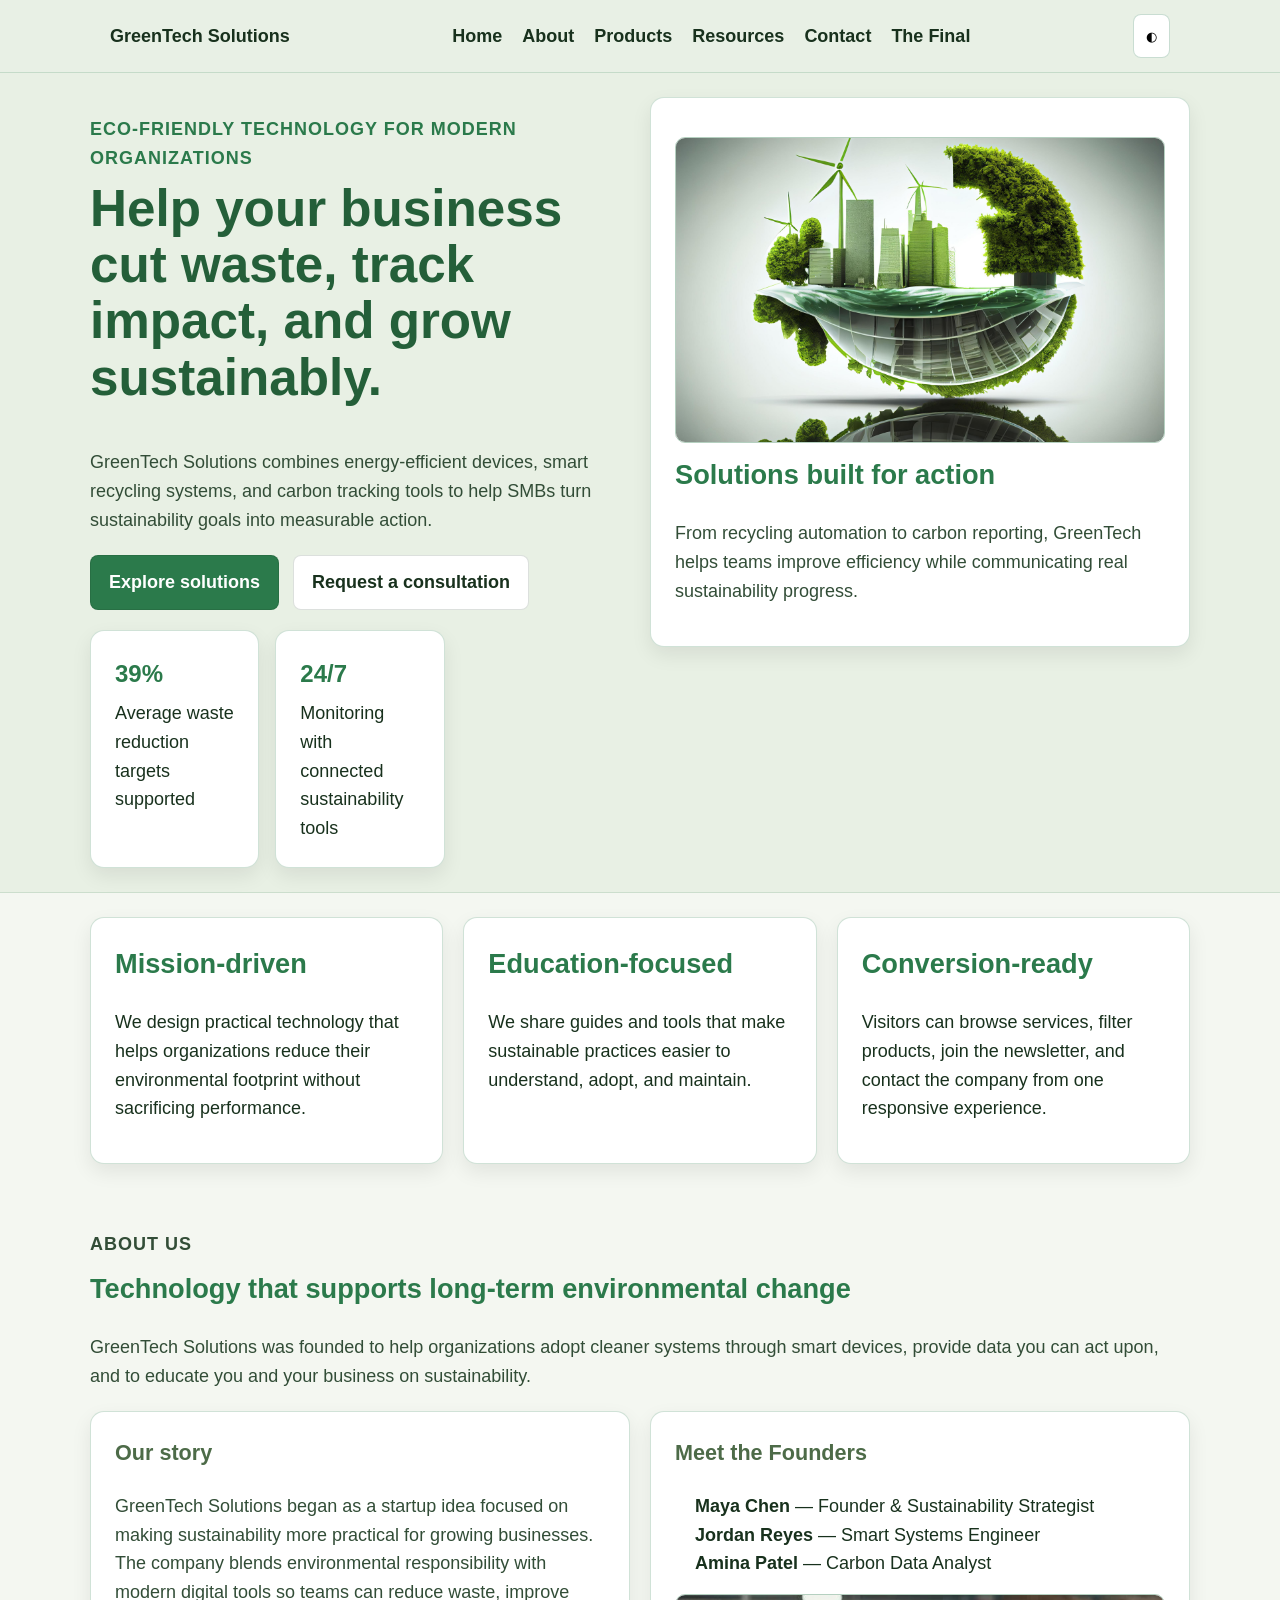
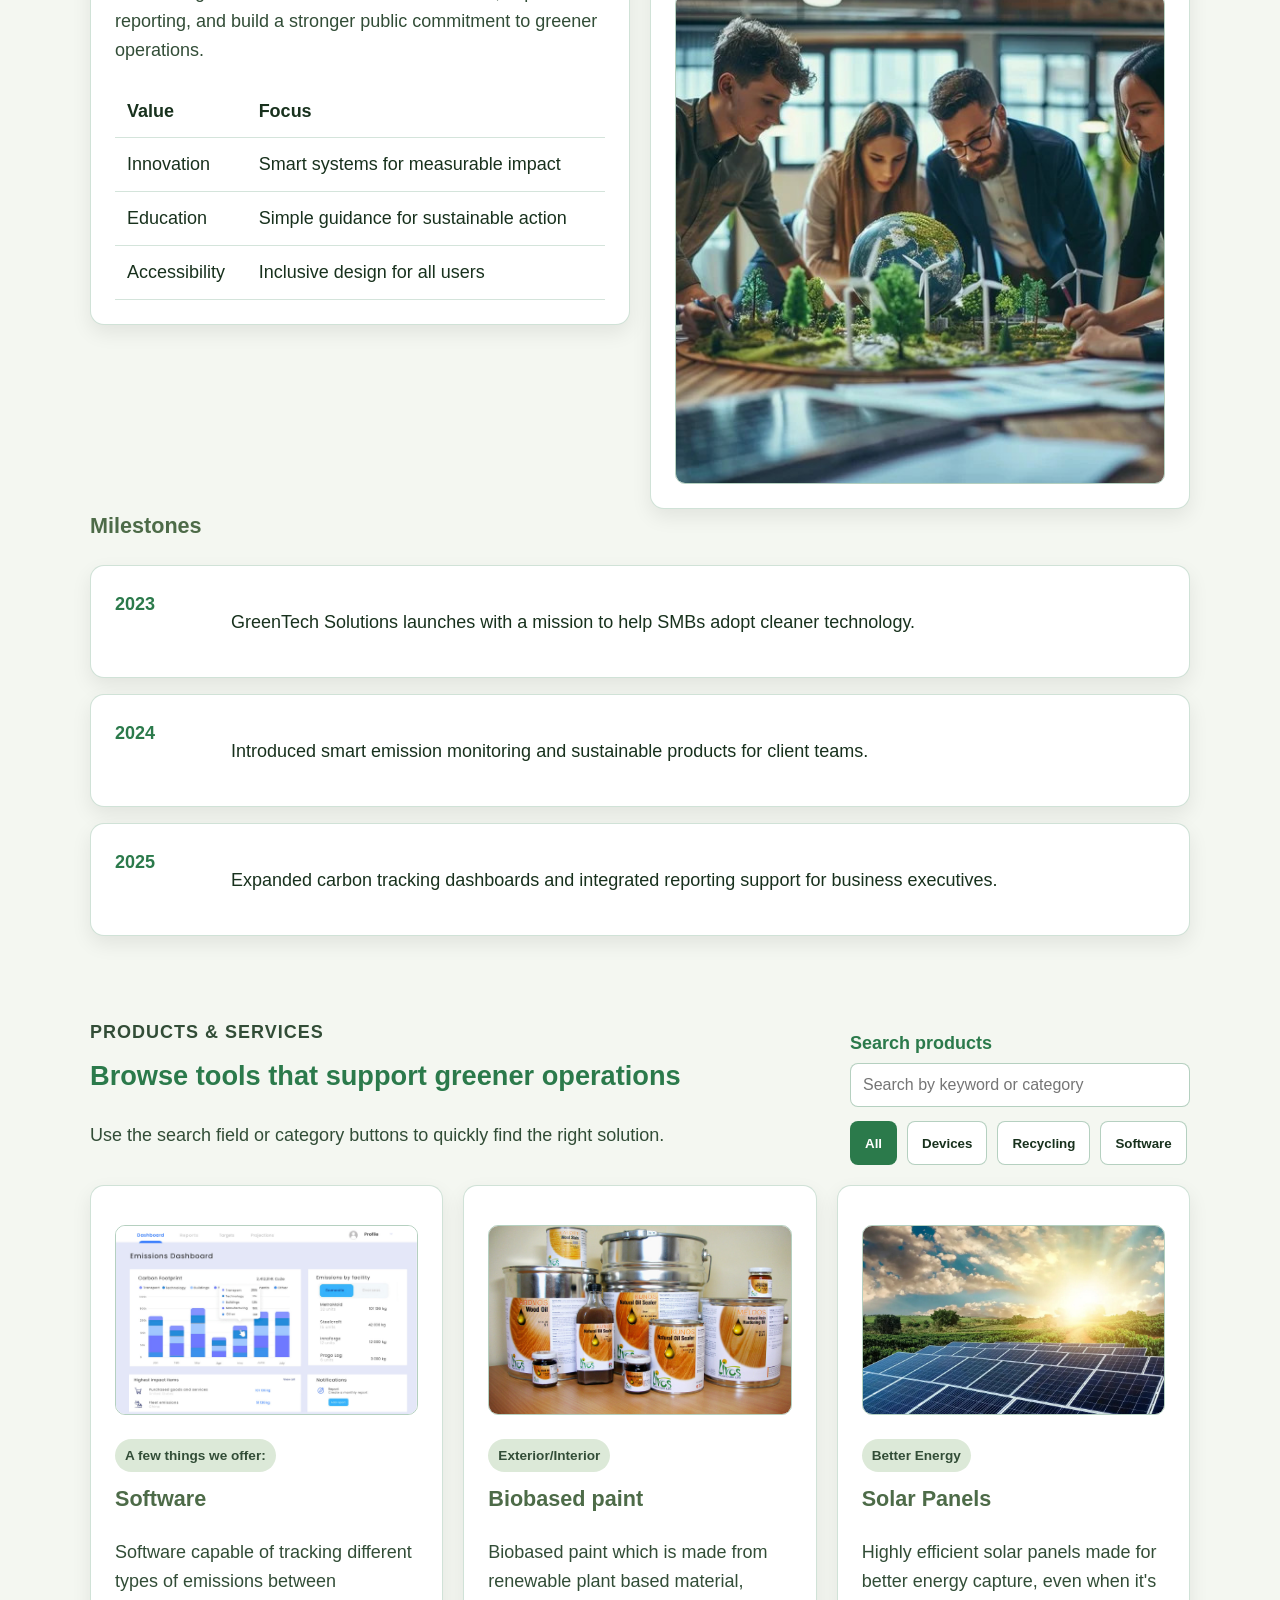
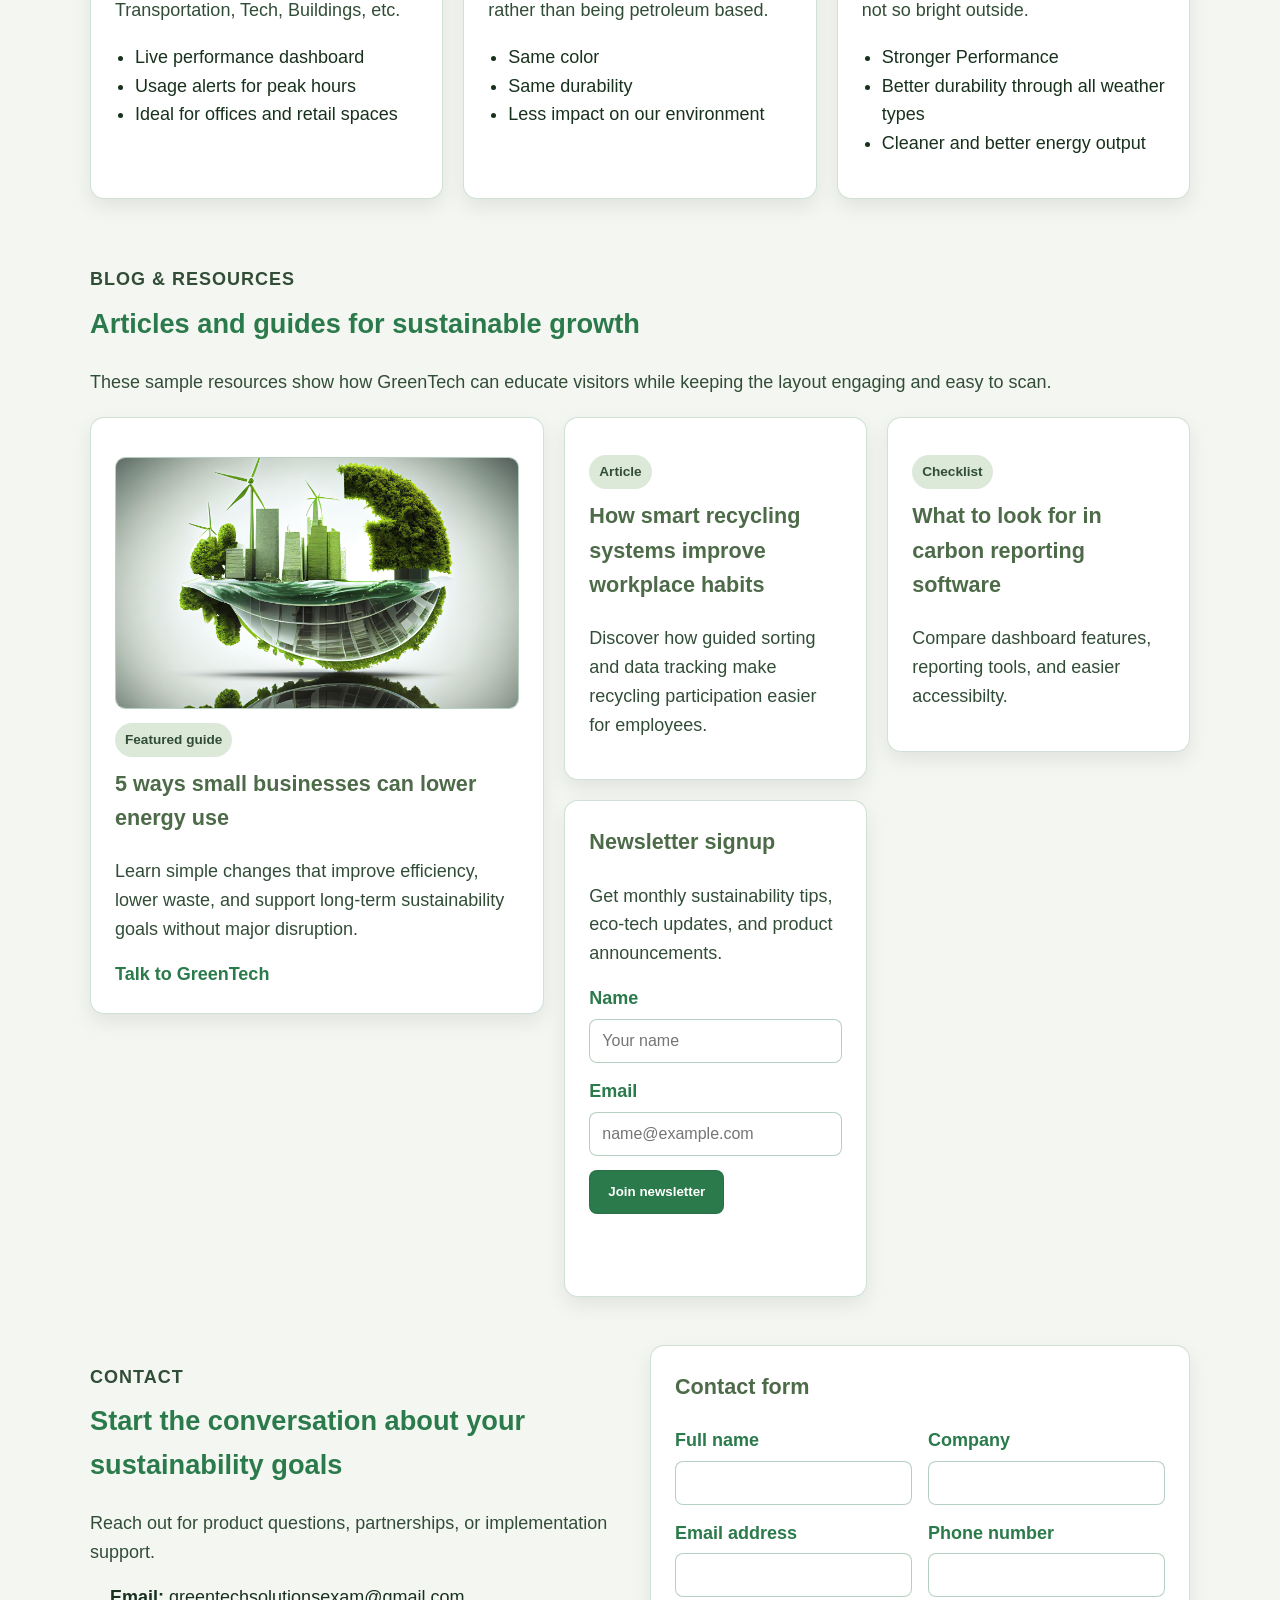
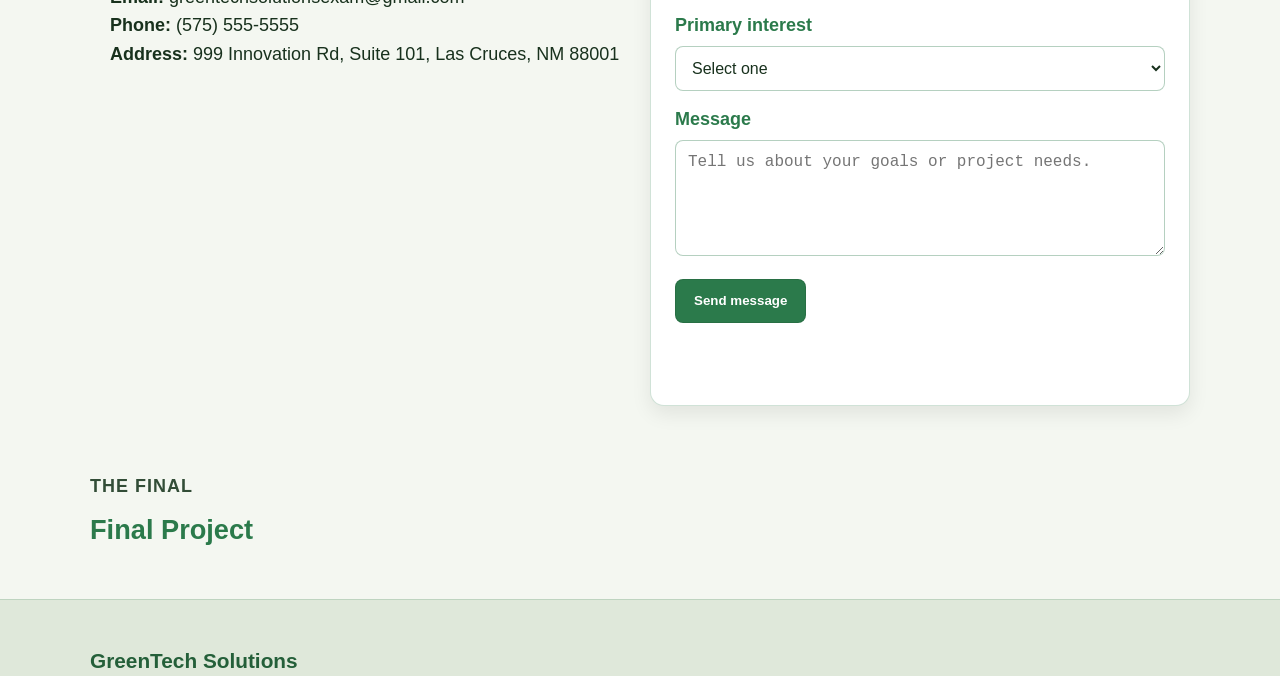
<file: index.html>
<!DOCTYPE html>
<html lang="en">
<head>
  <meta charset="UTF-8">
  <meta http-equiv="refresh" content="0; url=html/greentech.html">
  <meta name="viewport" content="width=device-width, initial-scale=1.0">
  <title>GreenTech Solutions</title>
</head>
<body>
  <p>If you are not redirected automatically click here. <a href="html/greentech.html"></a>.</p>
</body>
</html>
</file>
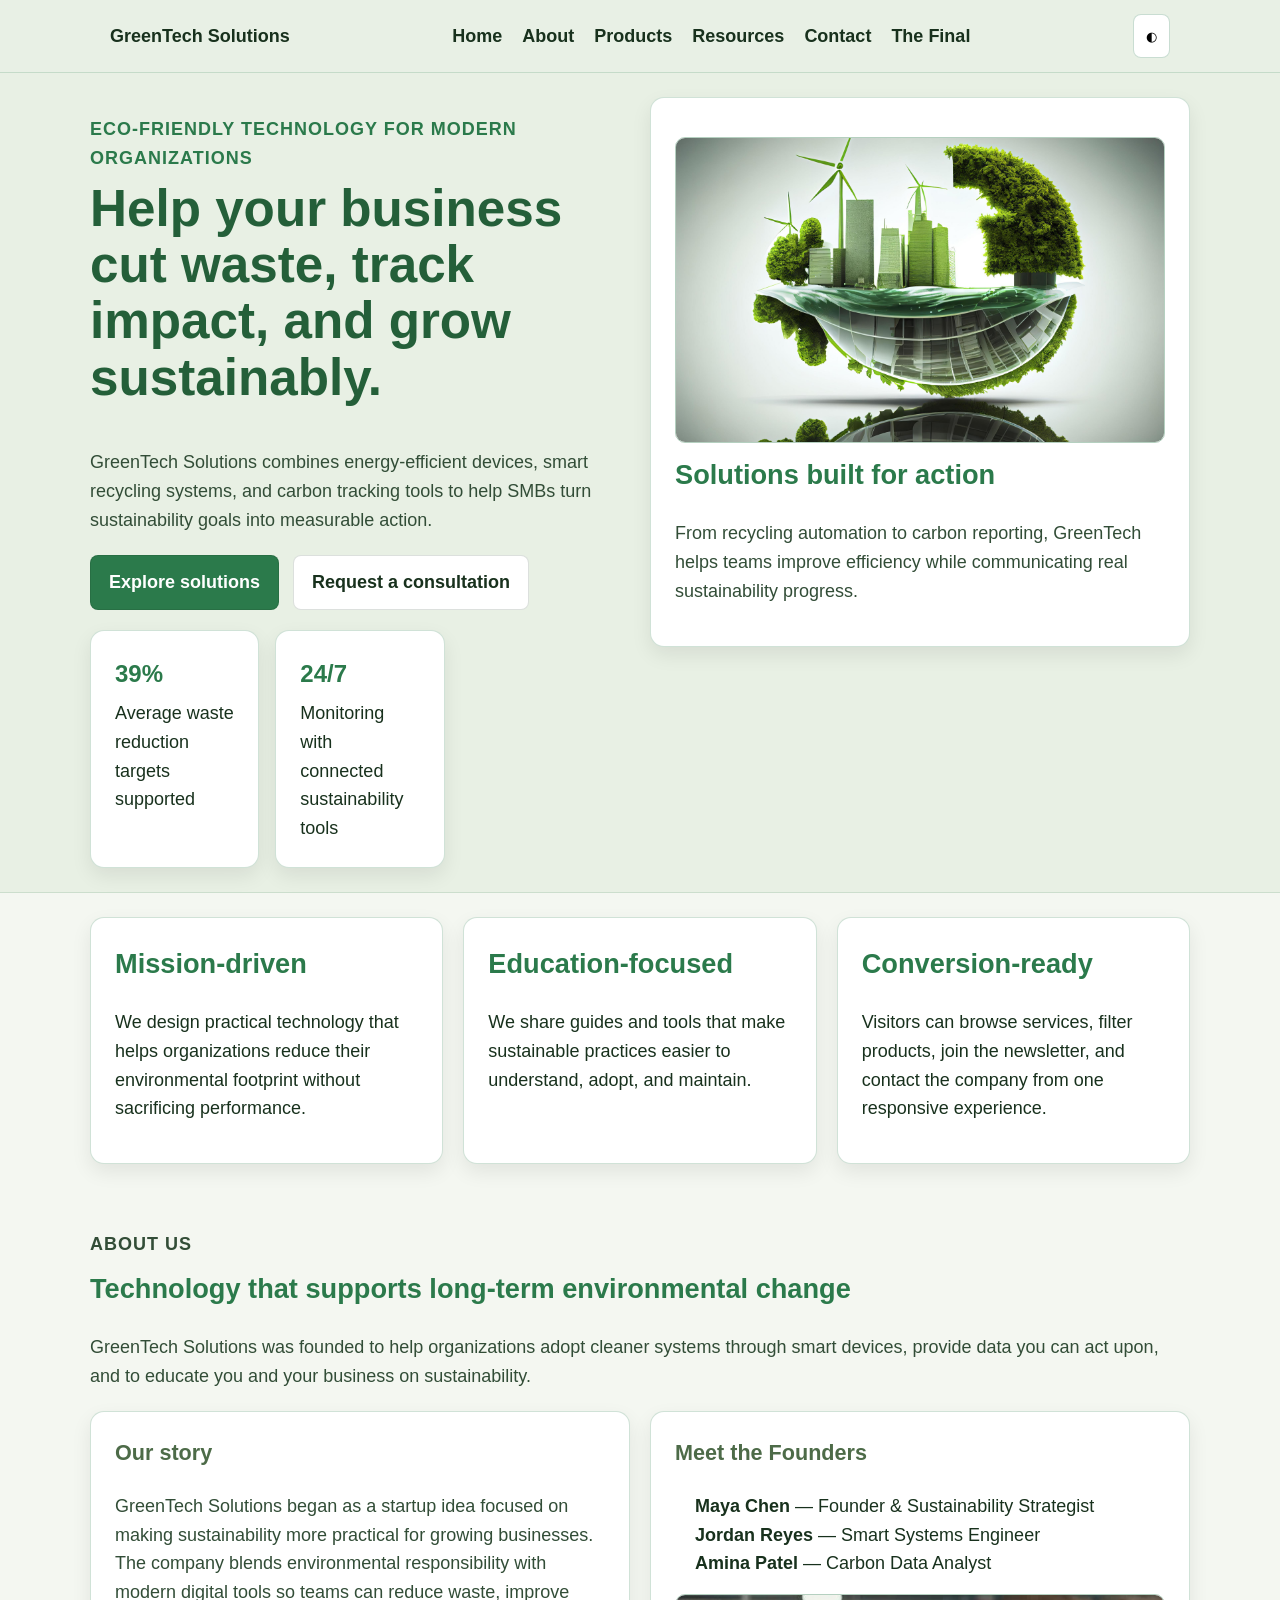
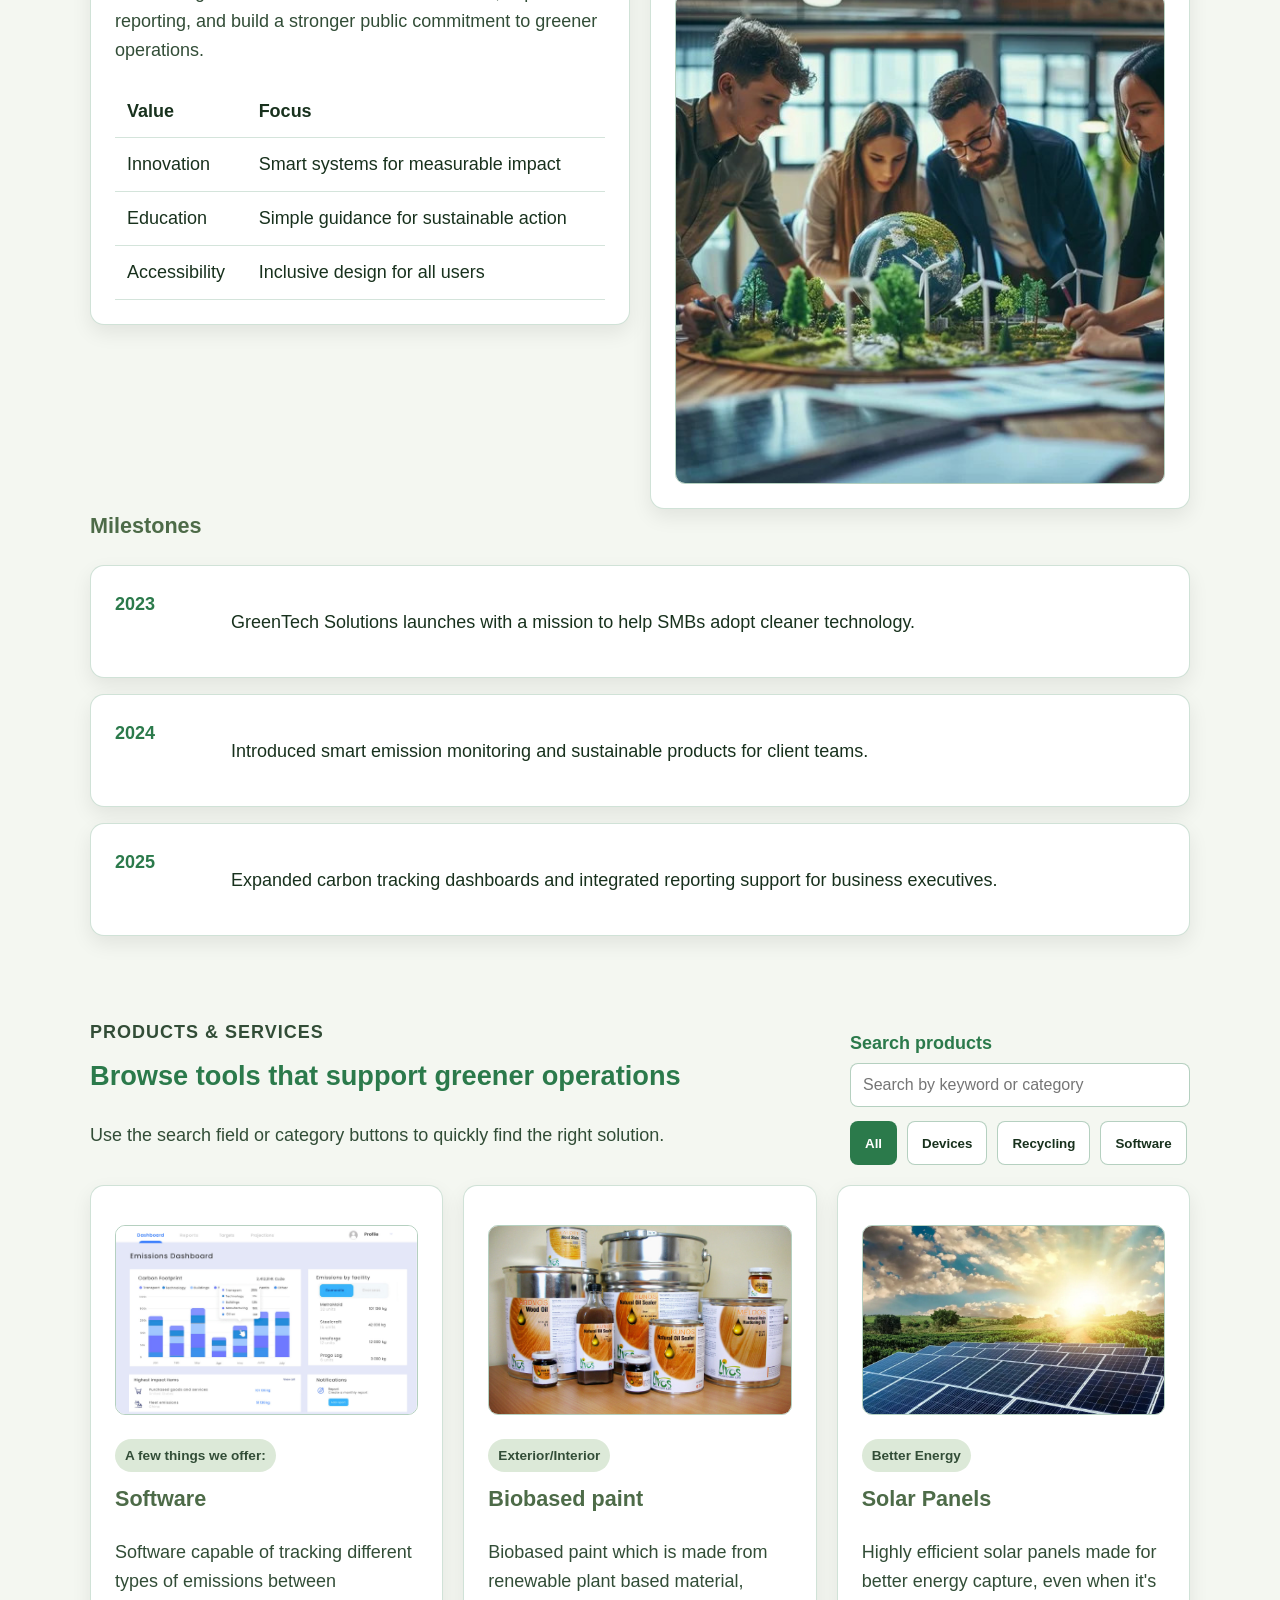
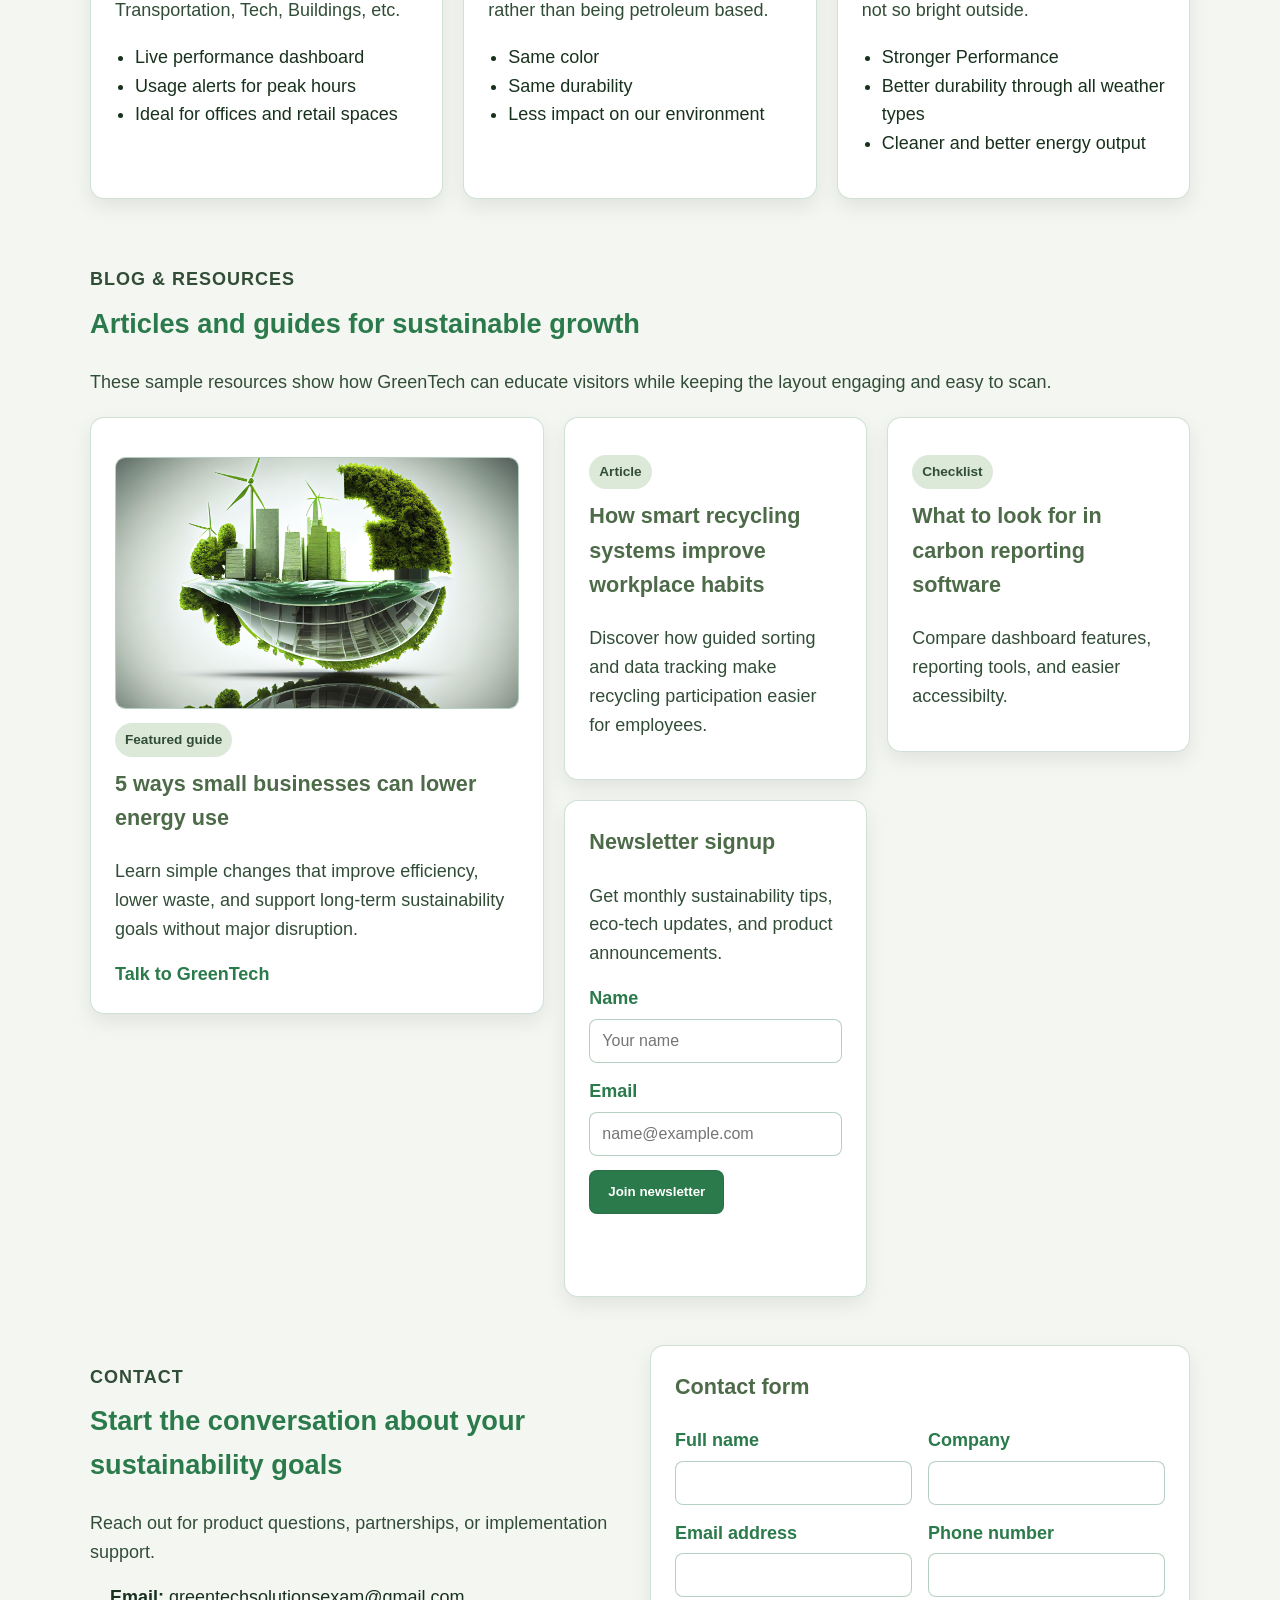
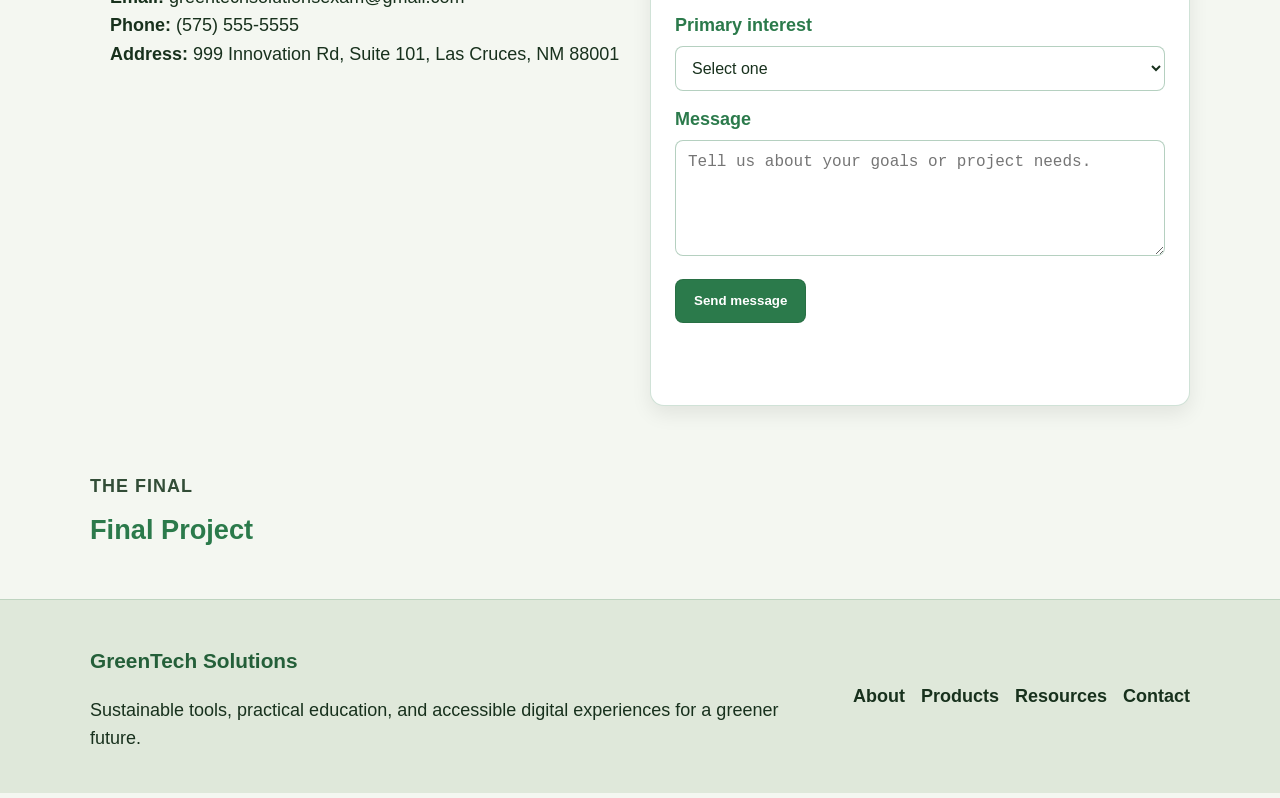
<file: html/greentech.html>
<!DOCTYPE html>
<html lang="en">
<head>
  <meta charset="UTF-8">
  <meta name="viewport" content="width=device-width, initial-scale=1.0">
  <meta name="description" content="GreenTech Solutions helps businesses reduce their carbon footprint with energy-efficient devices, smart recycling systems, and carbon tracking software.">
  <title>GreenTech Solutions</title>
  <link rel="stylesheet" href="../css/style.css">
<script defer src="../javascript/script.js"></script>
</head>
<body>
  

  <header class="site-header" id="top">
    <div class="container header-inner">
      <a class="brand" href="greentech.html" aria-label="GreenTech Solutions home">
        <span>GreenTech Solutions</span>
      </a>

      <button class="menu-toggle" type="button" aria-expanded="false" aria-controls="primary-nav" aria-label="Open navigation menu">
        <span></span><span></span><span></span>
      </button>

      <nav class="primary-nav" id="primary-nav" aria-label="Primary navigation">
  <ul>
    <li><a href="#home">Home</a></li>
    <li><a href="#about">About</a></li>
    <li><a href="#products">Products</a></li>
    <li><a href="#resources">Resources</a></li>
    <li><a href="#contact">Contact</a></li>
    <li><a href="#final">The Final</a></li>
  </ul>
</nav>

      <button class="theme-toggle" type="button" data-theme-toggle aria-label="Switch to dark mode">
        <span aria-hidden="true">◐</span>
      </button>
    </div>
  </header>

  <main id="main-content">
    <section class="hero section" id="home">
      <div class="container hero-grid">
        <div class="hero-copy">
          <p class="eyebrow">Eco-friendly technology for modern organizations</p>
          <h1>Help your business cut waste, track impact, and grow sustainably.</h1>
          <p class="hero-text">GreenTech Solutions combines energy-efficient devices, smart recycling systems, and carbon tracking tools to help SMBs turn sustainability goals into measurable action.</p>
          <div class="hero-actions">
            <a class="btn btn-primary" href="#products">Explore solutions</a>
            <a class="btn btn-secondary" href="#contact">Request a consultation</a>
          </div>
          <ul class="stats-list" aria-label="Business impact highlights">
            <li><strong>39%</strong><span> Average waste reduction targets supported</span></li>
            <li><strong>24/7</strong><span> Monitoring with connected sustainability tools</span></li>
            </ul>
        </div>

        <div class="hero-card">
          <img src="../images/hero.jpg" alt="Sustainable technology workspace with clean energy devices" width="900" height="700" loading="eager">
          <div class="hero-panel">
            <h2>Solutions built for action</h2>
            <p>From recycling automation to carbon reporting, GreenTech helps teams improve efficiency while communicating real sustainability progress.</p>
          </div>
        </div>
      </div>
    </section>

    <section class="section mission-strip" aria-label="Mission highlights">
      <div class="container mission-grid">
        <article>
          <h2>Mission-driven</h2>
          <p>We design practical technology that helps organizations reduce their environmental footprint without sacrificing performance.</p>
        </article>
        <article>
          <h2>Education-focused</h2>
          <p>We share guides and tools that make sustainable practices easier to understand, adopt, and maintain.</p>
        </article>
        <article>
          <h2>Conversion-ready</h2>
          <p>Visitors can browse services, filter products, join the newsletter, and contact the company from one responsive experience.</p>
        </article>
      </div>
    </section>

    <section class="section" id="about">
      <div class="container section-heading">
        <p class="eyebrow">About us</p>
        <h2>Technology that supports long-term environmental change</h2>
        <p>GreenTech Solutions was founded to help organizations adopt cleaner systems through smart devices, provide data you can act upon, and to educate you and your business on sustainability.</p>
      </div>

      <div class="container about-grid">
        <article class="card story-card">
          <h3>Our story</h3>
          <p>GreenTech Solutions began as a startup idea focused on making sustainability more practical for growing businesses. The company blends environmental responsibility with modern digital tools so teams can reduce waste, improve reporting, and build a stronger public commitment to greener operations.</p>

          <table>
            <caption class="sr-only">GreenTech core values</caption>
            <thead>
              <tr>
                <th scope="col">Value</th>
                <th scope="col">Focus</th>
              </tr>
            </thead>
            <tbody>
              <tr><td>Innovation</td><td>Smart systems for measurable impact</td></tr>
              <tr><td>Education</td><td>Simple guidance for sustainable action</td></tr>
              <tr><td>Accessibility</td><td>Inclusive design for all users</td></tr>
            </tbody>
          </table>
        </article>

        <article class="card team-card">
          <h3>Meet the Founders</h3>
          <ul class="team-list">
            <li><strong>Maya Chen</strong> — Founder & Sustainability Strategist</li>
            <li><strong>Jordan Reyes</strong> — Smart Systems Engineer</li>
            <li><strong>Amina Patel</strong> — Carbon Data Analyst</li>
          </ul>
          <img src="../images/team.jpg" alt="GreenTech team collaborating in an office" width="800" height="600" loading="lazy">
        </article>
      </div>

      <div class="container timeline-wrap">
        <h3>Milestones</h3>
        <ol class="timeline">
          <li><span>2023</span><p>GreenTech Solutions launches with a mission to help SMBs adopt cleaner technology.</p></li>
          <li><span>2024</span><p>Introduced smart emission monitoring and sustainable products for client teams.</p></li>
          <li><span>2025</span><p>Expanded carbon tracking dashboards and integrated reporting support for business executives.</p></li>
          </ol>
      </div>
    </section>

    <section class="section" id="products">
      <div class="container section-heading products-head">
        <div>
          <p class="eyebrow">Products & services</p>
          <h2>Browse tools that support greener operations</h2>
          <p>Use the search field or category buttons to quickly find the right solution.</p>
        </div>

        <form class="filter-panel" role="search" aria-label="Filter products">
          <label for="product-search">Search products</label>
          <input id="product-search" name="product-search" type="search" placeholder="Search by keyword or category">

          <div class="filter-buttons" aria-label="Product categories">
            <button type="button" class="chip active" data-filter="all">All</button>
            <button type="button" class="chip" data-filter="devices">Devices</button>
            <button type="button" class="chip" data-filter="recycling">Recycling</button>
            <button type="button" class="chip" data-filter="software">Software</button>
          </div>
        </form>
      </div>

      <div class="container product-grid" id="product-grid">
        <article class="card product-card" data-category="devices" data-name="Emission Tracker">
          <img src="../images/product3.jpg" alt="Emissions monitoring software dashboard" width="700" height="500" loading="lazy">
          <div class="card-body">
            <p class="tag">A few things we offer:</p>
            <h3>Software</h3>
            <p>Software capable of tracking different types of emissions between Transportation, Tech, Buildings, etc.</p>
            <ul>
              <li>Live performance dashboard</li>
              <li>Usage alerts for peak hours</li>
              <li>Ideal for offices and retail spaces</li>
            </ul>
          </div>
        </article>

        <article class="card product-card" data-category="recycling" data-name="BioBased paint">
          <img src="../images/product1.jpg" alt="Our Bio-based paint" width="700" height="500" loading="lazy">
          <div class="card-body">
            <p class="tag">Exterior/Interior</p>
            <h3>Biobased paint</h3>
            <p>Biobased paint which is made from renewable plant based material, rather than being petroleum based.</p>
            <ul>
              <li>Same color</li>
              <li>Same durability</li>
              <li>Less impact on our environment</li>
            </ul>
          </div>
        </article>

        <article class="card product-card" data-category="software" data-name="Solar Energy">
          <img src="../images/product2.jpg" alt="Solar panels in use" width="700" height="500" loading="lazy">
          <div class="card-body">
            <p class="tag">Better Energy</p>
            <h3>Solar Panels</h3>
            <p>Highly efficient solar panels made for better energy capture, even when it's not so bright outside.</p>
            <ul>
              <li>Stronger Performance</li>
              <li>Better durability through all weather types</li>
              <li>Cleaner and better energy output</li>
            </ul>
          </div>
        </article>
      </div>

      <p class="container no-results" id="no-results" hidden>No matching products were found. Try a different keyword or category.</p>
    </section>

    <section class="section resources-section" id="resources">
      <div class="container section-heading">
        <p class="eyebrow">Blog & resources</p>
        <h2>Articles and guides for sustainable growth</h2>
        <p>These sample resources show how GreenTech can educate visitors while keeping the layout engaging and easy to scan.</p>
      </div>

      <div class="container resources-grid">
        <article class="card resource-feature">
          <img src="../images/hero.jpg" alt="Eco-friendly workplace interior with natural lighting" width="900" height="620" loading="lazy">
          <div>
            <p class="tag">Featured guide</p>
            <h3>5 ways small businesses can lower energy use</h3>
            <p>Learn simple changes that improve efficiency, lower waste, and support long-term sustainability goals without major disruption.</p>
            <a class="text-link" href="#contact">Talk to GreenTech</a>
          </div>
        </article>

        <article class="card resource-card">
          <p class="tag">Article</p>
          <h3>How smart recycling systems improve workplace habits</h3>
          <p>Discover how guided sorting and data tracking make recycling participation easier for employees.</p>
        </article>

        <article class="card resource-card">
          <p class="tag">Checklist</p>
          <h3>What to look for in carbon reporting software</h3>
          <p>Compare dashboard features, reporting tools, and easier accessibilty. </p>
        </article>

        <article class="card newsletter-card">
          <h3>Newsletter signup</h3>
          <p>Get monthly sustainability tips, eco-tech updates, and product announcements.</p>
          <form id="newsletter-form" novalidate>
            <label for="newsletter-name">Name</label>
            <input type="text" id="newsletter-name" name="newsletter-name" placeholder="Your name" required>

            <label for="newsletter-email">Email</label>
            <input type="email" id="newsletter-email" name="newsletter-email" placeholder="name@example.com" required>

            <button class="btn btn-primary" type="submit">Join newsletter</button>
            <p class="form-message" id="newsletter-message" aria-live="polite"></p>
          </form>
        </article>
      </div>
    </section>

    <section class="section contact-section" id="contact">
      <div class="container contact-grid">
        <div class="section-heading left">
          <p class="eyebrow">Contact</p>
          <h2>Start the conversation about your sustainability goals</h2>
          <p>Reach out for product questions, partnerships, or implementation support.</p>
          <ul class="contact-list">
            <li><strong>Email:</strong> greentechsolutionsexam@gmail.com</li>
            <li><strong>Phone:</strong> (575) 555-5555</li>
            <li><strong>Address:</strong> 999 Innovation Rd, Suite 101, Las Cruces, NM 88001</li>
          </ul>
        </div>

        <form class="card contact-form" id="contact-form" novalidate>
          <h3>Contact form</h3>

          <div class="form-row">
            <div>
              <label for="name">Full name</label>
              <input id="name" name="name" type="text" required>
            </div>
            <div>
              <label for="company">Company</label>
              <input id="company" name="company" type="text" required>
            </div>
          </div>

          <div class="form-row">
            <div>
              <label for="email">Email address</label>
              <input id="email" name="email" type="email" required>
            </div>
            <div>
              <label for="phone">Phone number</label>
              <input id="phone" name="phone" type="tel" required>
            </div>
          </div>

          <label for="interest">Primary interest</label>
          <select id="interest" name="interest" required>
            <option value="">Select one</option>
            <option value="devices">Energy-efficient devices</option>
            <option value="recycling">Smart recycling systems</option>
            <option value="software">Carbon tracking software</option>
            <option value="education">Sustainability education</option>
          </select>

          <label for="message">Message</label>
          <textarea id="message" name="message" rows="5" required placeholder="Tell us about your goals or project needs."></textarea>

          <button class="btn btn-primary" type="submit">Send message</button>
          <p class="form-message" id="contact-message" aria-live="polite"></p>
        </form>
      </div>
    </section>
  </main>

  <section class="section" id="final">
  <div class="container section-heading">
    <p class="eyebrow">The Final</p>
    <h2>Final Project</h2>
    </div>
</section>

  <footer class="site-footer">
    <div class="container footer-grid">
      <div>
        <p class="footer-title">GreenTech Solutions</p>
        <p>Sustainable tools, practical education, and accessible digital experiences for a greener future.</p>
      </div>
      <ul class="footer-nav">
        <li><a href="#about">About</a></li>
        <li><a href="#products">Products</a></li>
        <li><a href="#resources">Resources</a></li>
        <li><a href="#contact">Contact</a></li>
      </ul>
    </div>
  </footer>
</body>
</html>
</file>
<file: css/style.css>
body {
  margin: 0;
  background-color: #f4f7f1;
  color: #18311d;
  font-family: Arial, Helvetica, sans-serif;
  font-size: 18px;
  line-height: 1.6;
}

* {
  box-sizing: border-box;
}

img {
  display: block;
  max-width: 100%;
  height: auto;
  border-radius: 10px;
  margin-top: 15px;
  border: 1px solid rgba(43, 122, 75, 0.35);
}

a {
  color: #18311d;
  text-decoration: none;
  transition: color 0.2s ease, background-color 0.2s ease, opacity 0.2s ease;
}

a:hover {
  color: #2b7a4b;
}

a:focus-visible,
button:focus-visible,
input:focus-visible,
textarea:focus-visible,
select:focus-visible {
  outline: 2px solid #2b7a4b;
  outline-offset: 3px;
}

.skip-link {
  position: absolute;
  left: -9999px;
  top: auto;
}

.skip-link:focus {
  left: 20px;
  top: 20px;
  background-color: #ffffff;
  color: #000000;
  padding: 10px 14px;
  border-radius: 8px;
  z-index: 1000;
}

.site-header {
  position: sticky;
  top: 0;
  z-index: 999;
  background-color: rgba(232, 240, 228, 0.96);
  border-bottom: 1px solid rgba(43, 122, 75, 0.18);
}

.header-inner {
  max-width: 1100px;
  margin: 0 auto;
  padding: 14px 20px;
  display: flex;
  align-items: center;
  justify-content: space-between;
  gap: 16px;
  flex-wrap: wrap;
}

.brand {
  display: flex;
  align-items: center;
  gap: 10px;
  font-weight: bold;
  color: #18311d;
}



.primary-nav ul,
.footer-nav,
.stats-list,
.team-list,
.contact-list {
  list-style: none;
  margin: 0;
  padding: 0;
}

.primary-nav ul {
  display: flex;
  gap: 20px;
  flex-wrap: wrap;
}

.primary-nav a,
.footer-nav a {
  font-weight: bold;
}

.primary-nav a:hover,
.footer-nav a:hover {
  color: #ffffff;
  background-color: #2b7a4b;
  padding: 3px 7px;
  border-radius: 6px;
}

.theme-toggle,
.menu-toggle,
.btn,
.chip {
  min-height: 44px;
}

.theme-toggle,
.menu-toggle {
  background-color: #ffffff;
  border: 1px solid rgba(43, 122, 75, 0.25);
  border-radius: 8px;
  padding: 10px 12px;
}

.menu-toggle {
  display: none;
}

.menu-toggle span {
  display: block;
  width: 20px;
  height: 2px;
  background-color: #18311d;
  margin: 4px 0;
}

.section,
.hero,
.mission-strip,
.site-footer {
  padding: 24px 20px;
}

.container,
.header-inner {
  max-width: 1100px;
  margin: 0 auto;
}

.hero {
  background-color: #e8f0e4;
  border-bottom: 1px solid rgba(43, 122, 75, 0.15);
}

.hero-grid,
.about-grid,
.products-head,
.product-grid,
.resources-grid,
.contact-grid,
.footer-grid,
.mission-grid {
  display: grid;
  gap: 20px;
}

.hero-grid,
.about-grid,
.contact-grid {
  grid-template-columns: 1fr 1fr;
  align-items: start;
}

.products-head {
  grid-template-columns: 1fr 340px;
  align-items: end;
}

.product-grid {
  grid-template-columns: repeat(3, 1fr);
}

.resources-grid {
  grid-template-columns: 1.2fr 0.8fr 0.8fr;
  align-items: start;
}

.resource-feature {
  grid-row: span 2;
}

.mission-grid {
  grid-template-columns: repeat(3, 1fr);
}

.eyebrow {
  color: #2b7a4b;
  font-weight: bold;
  text-transform: uppercase;
  letter-spacing: 1px;
  margin-bottom: 8px;
}

h1 {
  color: #245f39;
  margin-top: 0;
  font-size: clamp(2rem, 4vw, 3.25rem);
  line-height: 1.1;
}

h2 {
  color: #2b7a4b;
  margin-top: 0;
  font-size: 1.7rem;
}

h3 {
  color: #4d6b48;
  margin-top: 0;
  font-size: 1.35rem;
}

p {
  margin-bottom: 16px;
}

.hero-text,
.section-heading p,
.hero-panel p,
.card p {
  color: #324d37;
}

.hero-actions {
  display: flex;
  gap: 14px;
  flex-wrap: wrap;
  margin: 20px 0;
}

.btn {
  display: inline-block;
  padding: 12px 18px;
  border-radius: 8px;
  font-weight: bold;
  border: 1px solid rgba(24, 49, 29, 0.15);
  cursor: pointer;
}

.btn-primary {
  background-color: #2b7a4b;
  color: #ffffff;
}

.btn-primary:hover {
  background-color: #ffffff;
  color: #18311d;
}

.btn-secondary {
  background-color: #ffffff;
  color: #18311d;
}

.btn-secondary:hover {
  background-color: #dce9d8;
}

.hero-card,
.card,
.stats-list li,
.timeline li,
.mission-grid article {
  background-color: #ffffff;
  border: 1px solid rgba(43, 122, 75, 0.22);
  border-radius: 14px;
  padding: 24px;
  box-shadow: 0 8px 20px rgba(0, 0, 0, 0.08);
}

.hero-card,
.card,
.resource-feature,
.newsletter-card,
.contact-form {
  overflow: hidden;
}

.hero-card img,
.product-card img,
.resource-feature img {
  width: 100%;
  aspect-ratio: 16 / 10;
  object-fit: cover;
}

.hero-panel,
.card-body {
  margin-top: 10px;
}

.stats-list {
  display: grid;
  grid-template-columns: repeat(3, 1fr);
  gap: 16px;
}

.stats-list strong {
  display: block;
  color: #2b7a4b;
  font-size: 1.5rem;
  margin-bottom: 6px;
}

.section-heading {
  margin-bottom: 20px;
}

.story-card table {
  width: 100%;
  border-collapse: collapse;
  margin-top: 20px;
}

.story-card th,
.story-card td {
  text-align: left;
  padding: 12px;
  border-bottom: 1px solid rgba(43, 122, 75, 0.2);
}

.timeline {
  list-style: none;
  padding: 0;
  margin: 20px 0 0;
}

.timeline li {
  margin-bottom: 16px;
  display: grid;
  grid-template-columns: 100px 1fr;
  gap: 16px;
}

.timeline span {
  font-weight: bold;
  color: #2b7a4b;
}

.tag {
  display: inline-block;
  background-color: #dce9d8;
  color: #245f39;
  padding: 6px 10px;
  border-radius: 999px;
  font-size: 0.85rem;
  font-weight: bold;
  margin-bottom: 10px;
}

.team-list,
.contact-list,
.card-body ul {
  padding-left: 20px;
  margin-bottom: 16px;
}

.filter-panel,
.newsletter-card form,
.contact-form {
  display: block;
}

.filter-panel label,
.newsletter-card label,
.contact-form label {
  display: block;
  margin-bottom: 6px;
  font-weight: bold;
  color: #2b7a4b;
}

.filter-panel input,
.newsletter-card input,
.contact-form input,
.contact-form textarea,
.contact-form select {
  width: 100%;
  padding: 12px;
  border: 1px solid rgba(43, 122, 75, 0.35);
  border-radius: 8px;
  background-color: #ffffff;
  color: #18311d;
  font-size: 1rem;
  margin-bottom: 14px;
}

.filter-buttons {
  display: flex;
  gap: 10px;
  flex-wrap: wrap;
}

.chip {
  padding: 10px 14px;
  border-radius: 8px;
  border: 1px solid rgba(43, 122, 75, 0.35);
  background-color: #ffffff;
  color: #18311d;
  font-weight: bold;
}

.chip.active {
  background-color: #2b7a4b;
  color: #ffffff;
}

.form-row {
  display: grid;
  grid-template-columns: 1fr 1fr;
  gap: 16px;
}

.form-message {
  font-weight: bold;
  min-height: 24px;
}

.form-message.error {
  color: #a12c2c;
}

.form-message.success {
  color: #23683f;
}

.input-error {
  border-color: #a12c2c !important;
}

.no-results {
  color: #a12c2c;
  font-weight: bold;
}

.text-link {
  display: inline-block;
  font-weight: bold;
  color: #2b7a4b;
}

.site-footer {
  background-color: #dfe8da;
  border-top: 1px solid rgba(43, 122, 75, 0.18);
}

.footer-grid {
  grid-template-columns: 1fr auto;
  align-items: center;
}

.footer-nav {
  display: flex;
  gap: 16px;
  flex-wrap: wrap;
}

.footer-title {
  font-size: 1.3rem;
  font-weight: bold;
  color: #245f39;
}

.sr-only {
  position: absolute;
  width: 1px;
  height: 1px;
  padding: 0;
  margin: -1px;
  overflow: hidden;
  clip: rect(0, 0, 0, 0);
  white-space: nowrap;
  border: 0;
}

@media (max-width: 900px) {
  .hero-grid,
  .about-grid,
  .products-head,
  .product-grid,
  .resources-grid,
  .contact-grid,
  .mission-grid,
  .footer-grid {
    grid-template-columns: 1fr;
  }

  .stats-list {
    grid-template-columns: 1fr;
  }

  .resource-feature {
    grid-row: auto;
  }
}

@media (max-width: 700px) {
  .header-inner {
    padding: 12px;
  }

  .menu-toggle {
    display: inline-block;
  }

  .primary-nav {
    width: 100%;
    display: none;
    margin-top: 10px;
    background-color: #ffffff;
    border: 1px solid rgba(43, 122, 75, 0.2);
    border-radius: 12px;
    padding: 12px;
  }

  .primary-nav.open {
    display: block;
  }

  .primary-nav ul {
    flex-direction: column;
    gap: 10px;
  }

  .hero-card,
  .card,
  .stats-list li,
  .timeline li,
  .mission-grid article {
    padding: 18px;
  }

  .form-row,
  .timeline li {
    grid-template-columns: 1fr;
  }

  h1 {
    font-size: 1.95rem;
  }

  h2 {
    font-size: 1.4rem;
  }

  h3 {
    font-size: 1.2rem;
  }
}
</file>
